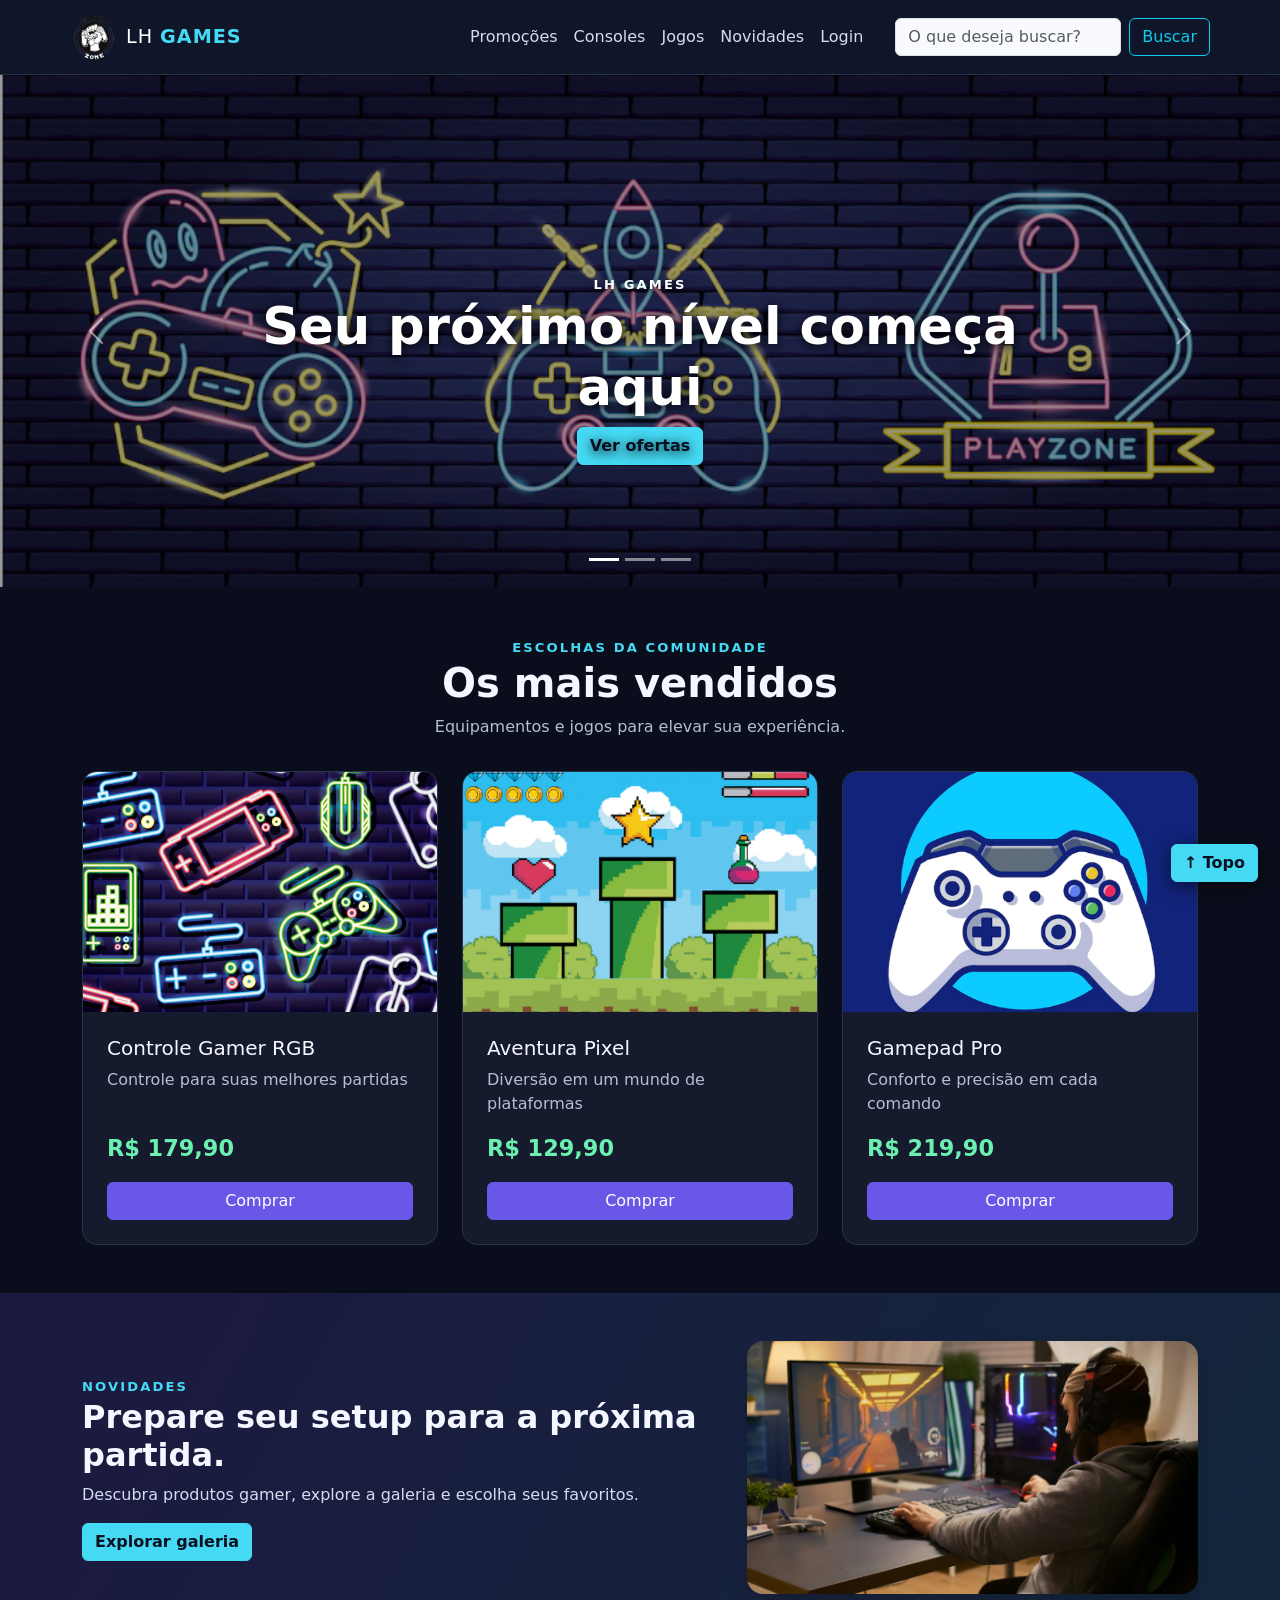
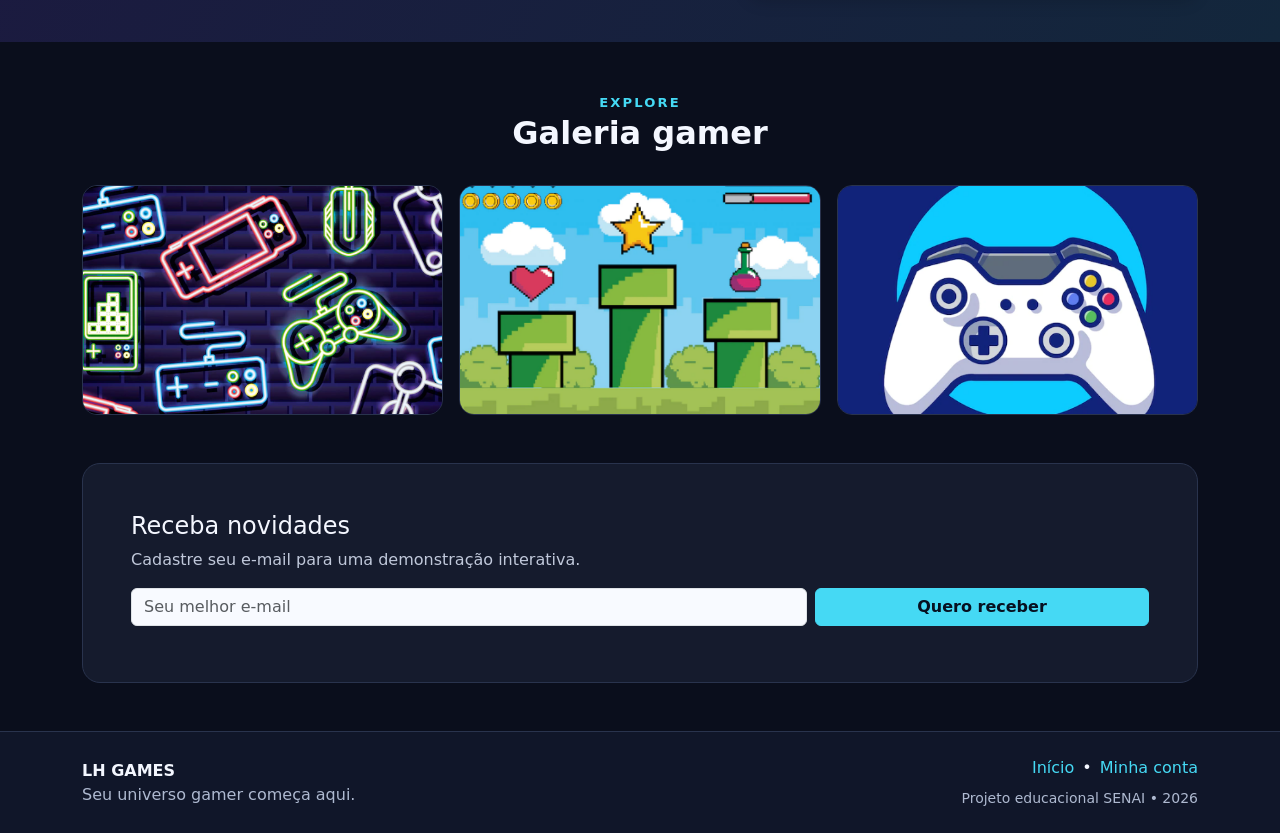
<file: index.html>
<!DOCTYPE html><html lang="pt-BR"><head><meta charset="UTF-8"><meta name="viewport" content="width=device-width, initial-scale=1"><meta name="description" content="LH Games: loja gamer demonstrativa criada para atividade de Front-End do SENAI."><title>LH Games | Loja Gamer</title><link href="https://cdn.jsdelivr.net/npm/bootstrap@5.2.2/dist/css/bootstrap.min.css" rel="stylesheet"><link rel="stylesheet" href="css/estilo.css"></head><body class="d-flex flex-column min-vh-100"><header class="site-header"><nav class="navbar navbar-expand-lg navbar-dark container" aria-label="Menu principal"><a class="navbar-brand d-flex align-items-center gap-2" href="index.html"><img src="img/logo.png" alt="Logomarca LH Games" width="48" height="48"><span>LH <b>GAMES</b></span></a><button class="navbar-toggler" type="button" data-bs-toggle="collapse" data-bs-target="#menuPrincipal" aria-controls="menuPrincipal" aria-expanded="false" aria-label="Abrir menu"><span class="navbar-toggler-icon"></span></button><div class="collapse navbar-collapse" id="menuPrincipal"><ul class="navbar-nav ms-auto me-lg-4"><li class="nav-item"><a class="nav-link" href="index.html#promocoes">Promoções</a></li><li class="nav-item"><a class="nav-link" href="index.html#consoles">Consoles</a></li><li class="nav-item"><a class="nav-link" href="index.html#jogos">Jogos</a></li><li class="nav-item"><a class="nav-link" href="index.html#novidades">Novidades</a></li><li class="nav-item"><a class="nav-link" href="login.html">Login</a></li></ul><form class="d-flex gap-2 mt-3 mt-lg-0" id="form-busca" role="search"><input class="form-control" id="busca" type="search" placeholder="O que deseja buscar?" aria-label="Pesquisar produtos"><button class="btn btn-outline-info" type="submit">Buscar</button></form></div></nav></header><main id="conteudo"><section id="section-banners" aria-label="Ofertas em destaque"><div id="carouselGamer" class="carousel slide" data-bs-ride="carousel"><div class="carousel-indicators"><button type="button" data-bs-target="#carouselGamer" data-bs-slide-to="0" class="active" aria-current="true" aria-label="Banner 1"></button><button type="button" data-bs-target="#carouselGamer" data-bs-slide-to="1" aria-label="Banner 2"></button><button type="button" data-bs-target="#carouselGamer" data-bs-slide-to="2" aria-label="Banner 3"></button></div><div class="carousel-inner"><div class="carousel-item active"><img src="img/banner1.PNG" class="d-block w-100 banner-image" alt="Banner gamer promocional 1"><div class="carousel-caption"><span class="tagline">LH GAMES</span><h2>Seu próximo nível começa aqui</h2><a href="#promocoes" class="btn btn-info">Ver ofertas</a></div></div><div class="carousel-item "><img src="img/banner2.PNG" class="d-block w-100 banner-image" alt="Banner gamer promocional 2"><div class="carousel-caption"><span class="tagline">LH GAMES</span><h2>Seu próximo nível começa aqui</h2><a href="#promocoes" class="btn btn-info">Ver ofertas</a></div></div><div class="carousel-item "><img src="img/banner3.PNG" class="d-block w-100 banner-image" alt="Banner gamer promocional 3"><div class="carousel-caption"><span class="tagline">LH GAMES</span><h2>Seu próximo nível começa aqui</h2><a href="#promocoes" class="btn btn-info">Ver ofertas</a></div></div></div><button class="carousel-control-prev" type="button" data-bs-target="#carouselGamer" data-bs-slide="prev"><span class="carousel-control-prev-icon" aria-hidden="true"></span><span class="visually-hidden">Anterior</span></button><button class="carousel-control-next" type="button" data-bs-target="#carouselGamer" data-bs-slide="next"><span class="carousel-control-next-icon" aria-hidden="true"></span><span class="visually-hidden">Próximo</span></button></div></section><section class="container py-5" id="promocoes"><div class="section-heading"><span class="eyebrow">ESCOLHAS DA COMUNIDADE</span><h1 id="section-vendidos">Os mais vendidos</h1><p>Equipamentos e jogos para elevar sua experiência.</p></div><div id="resultado-busca" class="alert alert-info d-none" role="status"></div><div class="row g-4" id="lista-produtos"><div class="col-sm-6 col-lg-4 produto" data-nome="controle gamer rgb"><article class="card product-card h-100"><img src="img/jogo1.PNG" class="card-img-top" alt="Controle Gamer RGB" loading="lazy"><div class="card-body d-flex flex-column"><h3 class="h5 card-title">Controle Gamer RGB</h3><p class="card-text text-secondary">Controle para suas melhores partidas</p><p class="preco mt-auto">R$ 179,90</p><button class="btn btn-primary comprar" type="button" data-produto="Controle Gamer RGB">Comprar</button></div></article></div><div class="col-sm-6 col-lg-4 produto" data-nome="aventura pixel"><article class="card product-card h-100"><img src="img/jogo2.PNG" class="card-img-top" alt="Aventura Pixel" loading="lazy"><div class="card-body d-flex flex-column"><h3 class="h5 card-title">Aventura Pixel</h3><p class="card-text text-secondary">Diversão em um mundo de plataformas</p><p class="preco mt-auto">R$ 129,90</p><button class="btn btn-primary comprar" type="button" data-produto="Aventura Pixel">Comprar</button></div></article></div><div class="col-sm-6 col-lg-4 produto" data-nome="gamepad pro"><article class="card product-card h-100"><img src="img/jogo3.PNG" class="card-img-top" alt="Gamepad Pro" loading="lazy"><div class="card-body d-flex flex-column"><h3 class="h5 card-title">Gamepad Pro</h3><p class="card-text text-secondary">Conforto e precisão em cada comando</p><p class="preco mt-auto">R$ 219,90</p><button class="btn btn-primary comprar" type="button" data-produto="Gamepad Pro">Comprar</button></div></article></div></div></section><section class="feature-band py-5" id="novidades"><div class="container"><div class="row align-items-center gy-4"><div class="col-lg-7"><span class="eyebrow">NOVIDADES</span><h2>Prepare seu setup para a próxima partida.</h2><p>Descubra produtos gamer, explore a galeria e escolha seus favoritos.</p><a class="btn btn-info" href="#galeria">Explorar galeria</a></div><div class="col-lg-5"><img src="img/banner2.PNG" class="img-fluid rounded-4 shadow" alt="Arte gamer da coleção de novidades" loading="lazy"></div></div></div></section><section class="container py-5" id="galeria"><div class="section-heading"><span class="eyebrow">EXPLORE</span><h2>Galeria gamer</h2></div><div class="row g-3"><div class="col-md-4" id="jogos"><img class="gallery-img" src="img/jogo1.PNG" alt="Ilustração de acessórios e jogos" loading="lazy"></div><div class="col-md-4"><img class="gallery-img" src="img/jogo2.PNG" alt="Jogo de plataforma ilustrado" loading="lazy"></div><div class="col-md-4" id="consoles"><img class="gallery-img" src="img/jogo3.PNG" alt="Controle de videogame" loading="lazy"></div></div></section><section class="container pb-5"><div class="newsletter p-4 p-md-5"><h2 class="h4">Receba novidades</h2><p>Cadastre seu e-mail para uma demonstração interativa.</p><form id="newsletter-form" class="row g-2"><div class="col-md-8"><label for="newsletter-email" class="visually-hidden">E-mail</label><input type="email" class="form-control" id="newsletter-email" placeholder="Seu melhor e-mail" required></div><div class="col-md-4"><button class="btn btn-info w-100" type="submit">Quero receber</button></div></form><div id="newsletter-msg" class="mt-2" role="status" aria-live="polite"></div></div></section></main><footer class="site-footer mt-auto"><div class="container py-4"><div class="row gy-3 align-items-center"><div class="col-md-6"><strong>LH GAMES</strong><p class="mb-0 text-muted-light">Seu universo gamer começa aqui.</p></div><div class="col-md-6 text-md-end"><a href="index.html">Início</a><span class="mx-2">•</span><a href="login.html">Minha conta</a><p class="mb-0 mt-2 small">Projeto educacional SENAI • 2026</p></div></div></div></footer><button id="voltar-topo" class="btn btn-info" type="button" aria-label="Voltar ao topo">↑ Topo</button><script src="https://cdn.jsdelivr.net/npm/bootstrap@5.2.2/dist/js/bootstrap.bundle.min.js"></script><script src="https://code.jquery.com/jquery-3.6.1.min.js"></script><script src="js/script.js"></script><script src="js/jquery-script.js"></script></body></html>
</file>
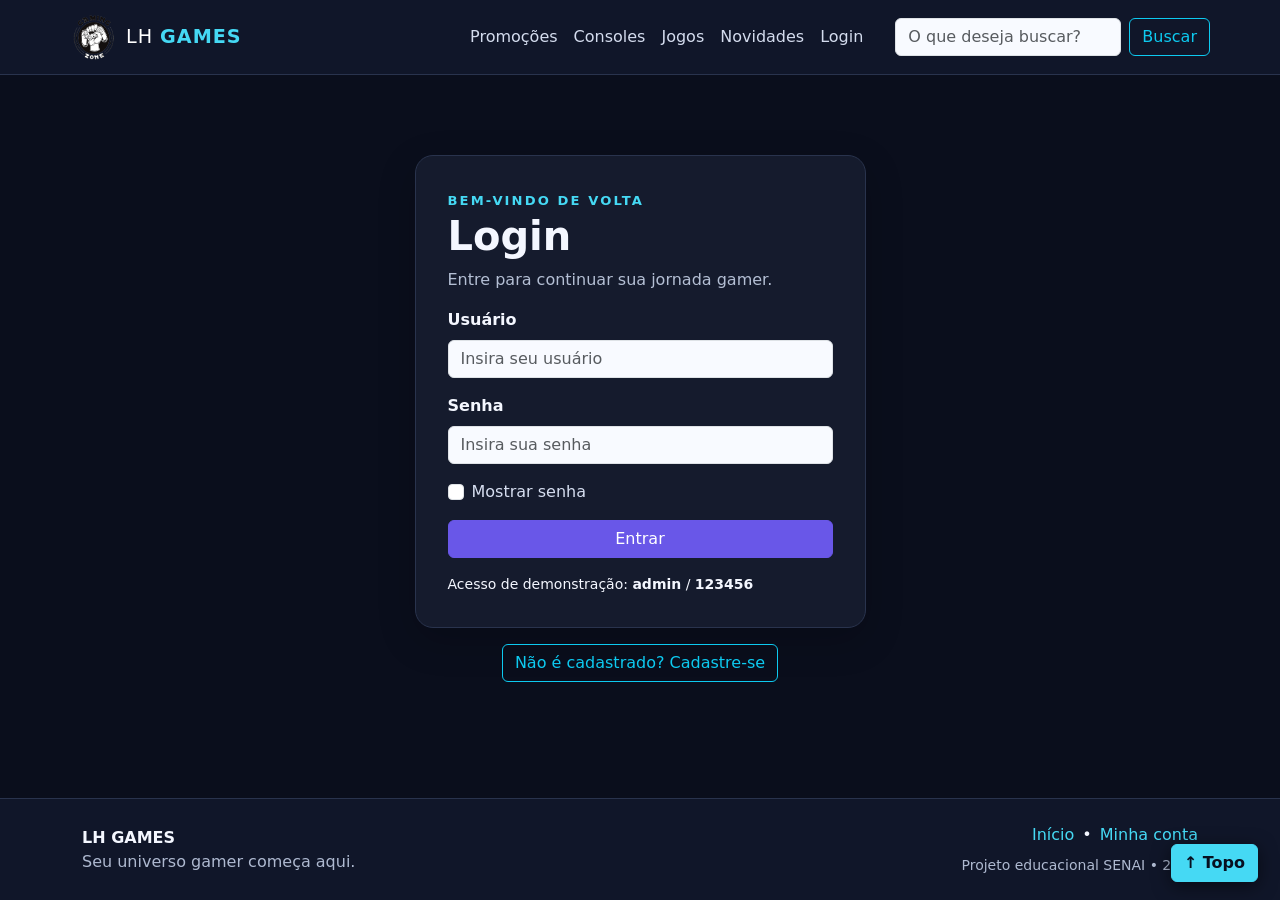
<file: login.html>
<!DOCTYPE html><html lang="pt-BR"><head><meta charset="UTF-8"><meta name="viewport" content="width=device-width, initial-scale=1"><meta name="description" content="LH Games: loja gamer demonstrativa criada para atividade de Front-End do SENAI."><title>LH Games | Login</title><link href="https://cdn.jsdelivr.net/npm/bootstrap@5.2.2/dist/css/bootstrap.min.css" rel="stylesheet"><link rel="stylesheet" href="css/estilo.css"></head><body class="d-flex flex-column min-vh-100"><header class="site-header"><nav class="navbar navbar-expand-lg navbar-dark container" aria-label="Menu principal"><a class="navbar-brand d-flex align-items-center gap-2" href="index.html"><img src="img/logo.png" alt="Logomarca LH Games" width="48" height="48"><span>LH <b>GAMES</b></span></a><button class="navbar-toggler" type="button" data-bs-toggle="collapse" data-bs-target="#menuPrincipal" aria-controls="menuPrincipal" aria-expanded="false" aria-label="Abrir menu"><span class="navbar-toggler-icon"></span></button><div class="collapse navbar-collapse" id="menuPrincipal"><ul class="navbar-nav ms-auto me-lg-4"><li class="nav-item"><a class="nav-link" href="index.html#promocoes">Promoções</a></li><li class="nav-item"><a class="nav-link" href="index.html#consoles">Consoles</a></li><li class="nav-item"><a class="nav-link" href="index.html#jogos">Jogos</a></li><li class="nav-item"><a class="nav-link" href="index.html#novidades">Novidades</a></li><li class="nav-item"><a class="nav-link" href="login.html">Login</a></li></ul><form class="d-flex gap-2 mt-3 mt-lg-0" id="form-busca" role="search"><input class="form-control" id="busca" type="search" placeholder="O que deseja buscar?" aria-label="Pesquisar produtos"><button class="btn btn-outline-info" type="submit">Buscar</button></form></div></nav></header><main class="container auth-layout flex-grow-1" id="conteudo"><div class="row justify-content-center"><div class="col-md-8 col-lg-5"><section id="section-login" class="auth-card"><span class="eyebrow">BEM-VINDO DE VOLTA</span><h1>Login</h1><p class="text-secondary">Entre para continuar sua jornada gamer.</p><form id="login-form" novalidate><div class="mb-3"><label for="usuario" class="form-label">Usuário</label><input class="form-control" id="usuario" name="usuario" type="text" autocomplete="username" placeholder="Insira seu usuário" required></div><div class="mb-3"><label for="senha" class="form-label">Senha</label><input class="form-control" id="senha" type="password" autocomplete="current-password" placeholder="Insira sua senha" required></div><div class="form-check mb-3"><input class="form-check-input" type="checkbox" id="mostrar-senha"><label class="form-check-label" for="mostrar-senha">Mostrar senha</label></div><button class="btn btn-primary w-100" type="submit">Entrar</button><div id="login-msg" class="mt-3" role="status" aria-live="polite"></div></form><p class="small mt-3 mb-0">Acesso de demonstração: <strong>admin</strong> / <strong>123456</strong></p></section><section id="section-cadastro" class="text-center mt-3"><div id="botao-cadastrar"><button type="button" class="btn btn-outline-info" id="abrir-cadastro">Não é cadastrado? Cadastre-se</button></div><div id="form-cadastrar" class="auth-card text-start" hidden><span class="eyebrow">FAÇA PARTE DA COMUNIDADE</span><h2 class="h3">Criar minha conta</h2><p class="text-secondary">Cadastro demonstrativo, sem armazenamento de dados.</p><form id="cadastro-form" novalidate><div class="mb-3"><label for="novo-usuario" class="form-label">Usuário</label><input id="novo-usuario" class="form-control" type="text" minlength="3" required></div><div class="mb-3"><label for="email" class="form-label">E-mail</label><input id="email" class="form-control" type="email" required></div><div class="mb-3"><label for="nova-senha" class="form-label">Senha (mínimo 6 caracteres)</label><input id="nova-senha" class="form-control" type="password" minlength="6" required></div><button type="submit" class="btn btn-primary w-100">Cadastrar</button><button type="button" class="btn btn-link w-100 mt-2" id="voltar-login">Voltar ao login</button><div id="cadastro-msg" class="mt-2" role="status" aria-live="polite"></div></form></div></section></div></div></main><footer class="site-footer mt-auto"><div class="container py-4"><div class="row gy-3 align-items-center"><div class="col-md-6"><strong>LH GAMES</strong><p class="mb-0 text-muted-light">Seu universo gamer começa aqui.</p></div><div class="col-md-6 text-md-end"><a href="index.html">Início</a><span class="mx-2">•</span><a href="login.html">Minha conta</a><p class="mb-0 mt-2 small">Projeto educacional SENAI • 2026</p></div></div></div></footer><button id="voltar-topo" class="btn btn-info" type="button" aria-label="Voltar ao topo">↑ Topo</button><script src="https://cdn.jsdelivr.net/npm/bootstrap@5.2.2/dist/js/bootstrap.bundle.min.js"></script><script src="https://code.jquery.com/jquery-3.6.1.min.js"></script><script src="js/script.js"></script><script src="js/jquery-script.js"></script></body></html>
</file>
<file: css/estilo.css>
/* LH Games - CSS3 + Bootstrap 5 */
:root{--bg:#0a0e1c;--surface:#151b2d;--border:#29334d;--cyan:#45d9f4;--text:#f4f7ff}html{scroll-behavior:smooth}body{background:var(--bg);color:var(--text);font-family:system-ui,-apple-system,"Segoe UI",sans-serif}a{color:var(--cyan)}.site-header{background:#101629;border-bottom:1px solid var(--border);position:sticky;top:0;z-index:1020}.navbar-brand{color:#fff!important;font-size:1.2rem;letter-spacing:.05em}.navbar-brand img{object-fit:contain;border-radius:50%}.navbar-brand b,.eyebrow{color:var(--cyan)}.nav-link{color:#d4dcee!important}.nav-link:hover,.nav-link:focus{color:var(--cyan)!important}.btn-info{background:var(--cyan);border-color:var(--cyan);color:#071020;font-weight:700}.btn-primary{background:#6957e8;border-color:#6957e8}.btn-primary:hover{background:#5744ce;border-color:#5744ce}.form-control{background:#f8faff;color:#15192b}.banner-image{height:clamp(300px,40vw,540px);object-fit:cover;filter:brightness(.6)}.carousel-caption{bottom:20%;text-shadow:0 2px 12px #000}.carousel-caption h2{font-size:clamp(1.6rem,4vw,3.5rem);font-weight:800}.tagline,.eyebrow{font-size:.82rem;letter-spacing:.16em;font-weight:800}.section-heading{text-align:center;margin-bottom:2rem}.section-heading h1,.section-heading h2{font-weight:800}.section-heading p{color:#b4bfd4}.product-card{background:var(--surface);border:1px solid var(--border);border-radius:15px;color:var(--text);overflow:hidden;transition:transform .2s,border-color .2s}.product-card:hover{transform:translateY(-5px);border-color:var(--cyan)}.product-card .card-img-top{height:240px;object-fit:cover}.product-card .card-body{padding:1.5rem}.product-card .text-secondary,.auth-card .text-secondary{color:#b4bfd4!important}.preco{color:#6cf0b1;font-weight:800;font-size:1.4rem}.feature-band{background:linear-gradient(120deg,#1c1940,#13273c)}.feature-band h2{font-weight:800}.feature-band p{color:#d5dcf2}.gallery-img{width:100%;height:230px;object-fit:cover;border-radius:15px;border:1px solid var(--border)}.newsletter,.auth-card{background:var(--surface);border:1px solid var(--border);border-radius:18px}.newsletter p{color:#c0c8da}.auth-layout{padding-top:5rem;padding-bottom:5rem}.auth-card{padding:2rem;box-shadow:0 12px 38px #0003}.auth-card h1{font-weight:800}.form-label{font-weight:600}.form-check-label{color:#d6def0}.site-footer{background:#101629;border-top:1px solid var(--border)}.site-footer a{text-decoration:none}.text-muted-light,.site-footer .small{color:#aeb9d0}#voltar-topo{position:fixed;right:22px;bottom:18px;z-index:1050;box-shadow:0 4px 18px #0008}#form-cadastrar[hidden]{display:none!important}.alert{border:0}@media(max-width:767.98px){.banner-image{height:320px}.carousel-caption{bottom:13%}.carousel-caption h2{font-size:1.55rem}.product-card .card-img-top{height:200px}.auth-layout{padding-top:2.5rem;padding-bottom:2.5rem}.auth-card{padding:1.4rem}.gallery-img{height:190px}.navbar .form-control{min-width:0}}@media(max-width:480px){.carousel-caption{bottom:15%}.carousel-caption .tagline{display:none}.banner-image{height:260px}.gallery-img{height:210px}}
</file>
